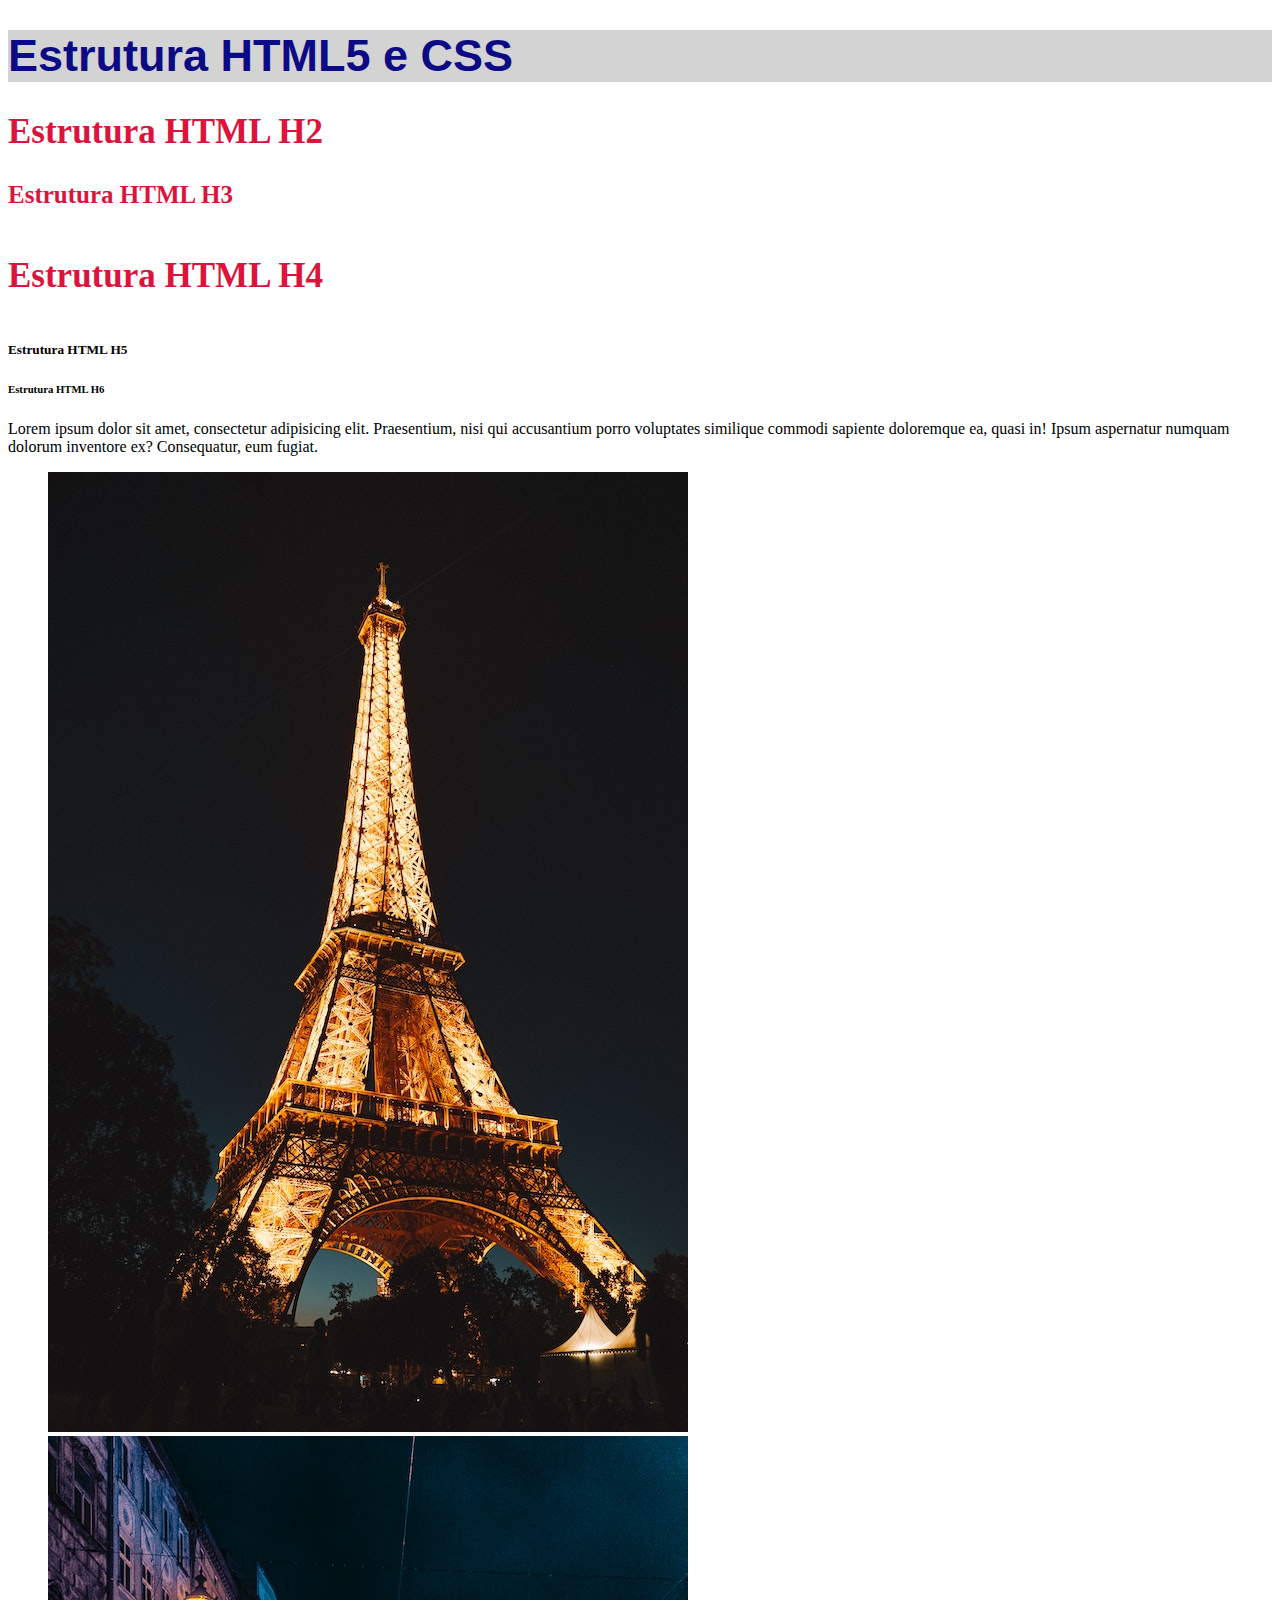
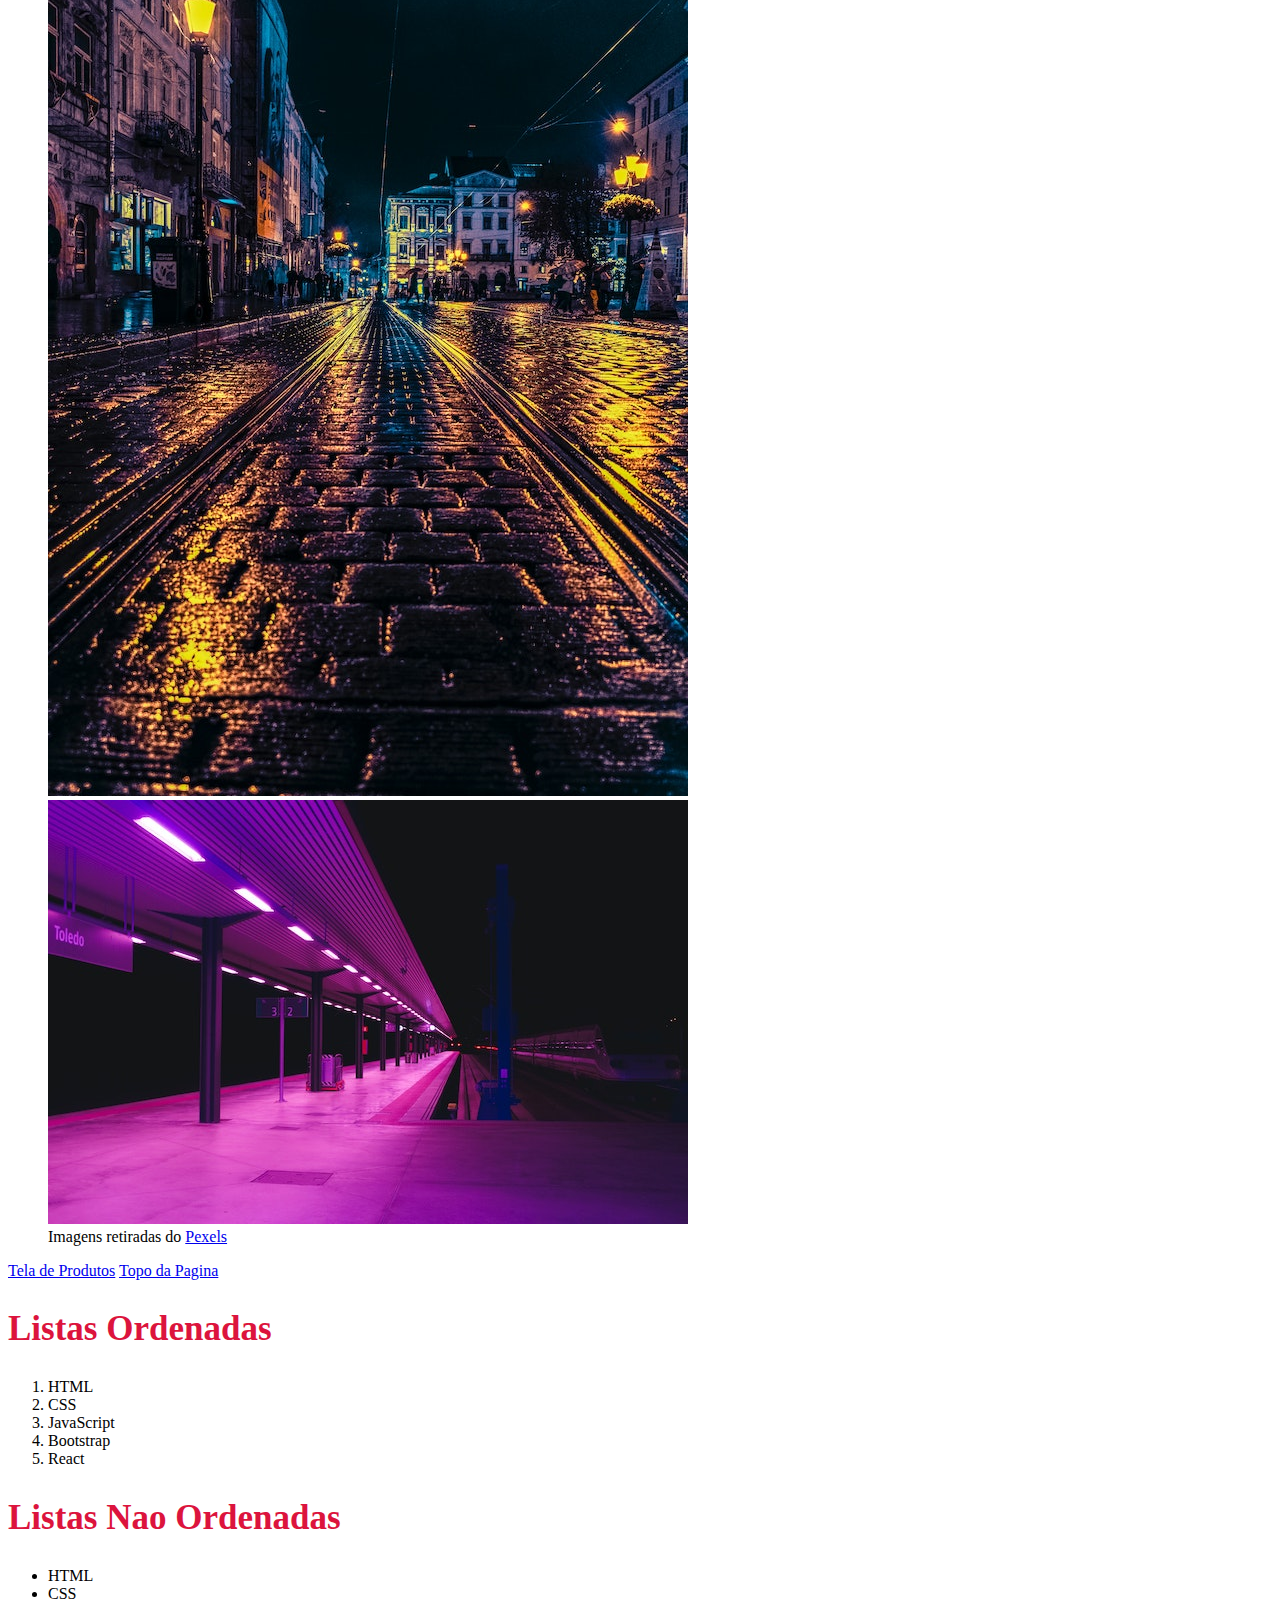
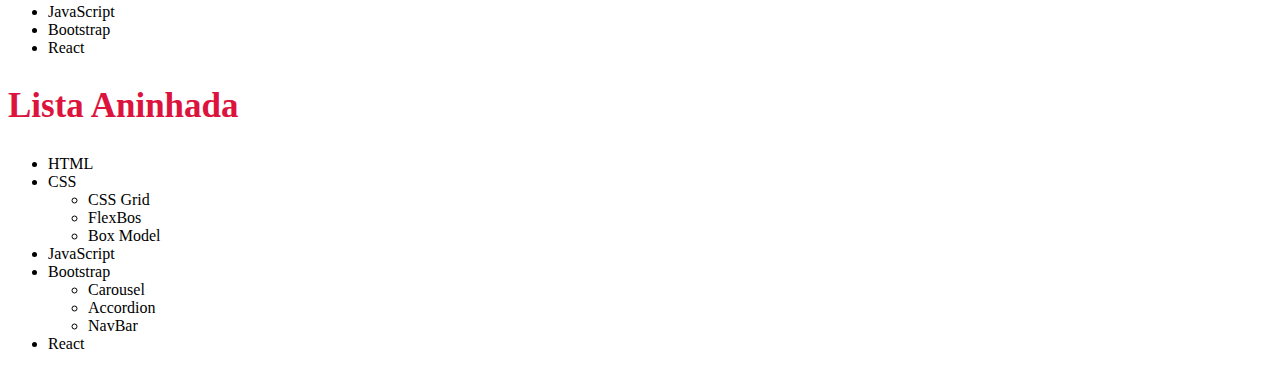
<file: Aula01/index.html>
<!DOCTYPE html>
<html lang="pt-br">
<head>
    <meta charset="UTF-8">
    <meta name="viewport" content="width=device-width, initial-scale=1.0">
    <title>Estrutura</title>
    <!-- Link do CSS -->
    <link rel="stylesheet" href="./css/styles.css">

    <!-- CSS Interno -->
    <style>
        h1{
            background-color: lightgray;
        }
    </style>

</head>
<body>
    <!-- cabecalhos = headings  -->
    <h1 id="inicio">Estrutura HTML5 e CSS</h1>
    <h2>Estrutura HTML H2</h2>
    <h3>Estrutura HTML H3</h3>
    <h4>Estrutura HTML H4</h4>
    <h5>Estrutura HTML H5</h5>
    <h6>Estrutura HTML H6</h6>

    <!-- Paragrafos  -->
    <p>
        Lorem ipsum dolor sit amet, consectetur adipisicing elit. Praesentium, nisi qui accusantium porro voluptates similique commodi sapiente doloremque ea, quasi in! Ipsum aspernatur numquam dolorum inventore ex? Consequatur, eum fugiat.
    </p>

    <figure>
        <!-- Imagens -->
        <img src="./images/pexels-alex-azabache-3879160.jpg" alt="Torre Eiffel">
        <img src="./images/pexels-artem-lysenko-2301177.jpg" alt="Rua">
        <img src="./images/pexels-nicolas-postiglioni-421129.jpg" alt="Metro">
        <figcaption>Imagens retiradas do
            <a href="https://www.pexels.com/pt-br/" target="_blank">Pexels</a>
        </figcaption>
    </figure>
    
    <!-- Link Interno - Pagina do nosso Site  -->
    <a href="./produtos.html">Tela de Produtos</a>

    <!-- Link para o topo da pagina -->
    <a href="#inicio">Topo da Pagina</a>

    <!-- Trabalhando com Listas -->
    <h2>Listas Ordenadas</h2>
    <ol>
        <li>HTML</li>
        <li>CSS</li>
        <li>JavaScript</li>
        <li>Bootstrap</li>
        <li>React</li>
    </ol>

    <h2>Listas Nao Ordenadas</h2>
    <ul>
        <li>HTML</li>
        <li>CSS</li>
        <li>JavaScript</li>
        <li>Bootstrap</li>
        <li>React</li>
    </ul>

    <h2>Lista Aninhada</h2>
    <ul>
        <li>HTML</li>
        <li>CSS</li>
            <ul>
                <li>CSS Grid</li>
                <li>FlexBos</li>
                <li>Box Model</li>
            </ul>
        <li>JavaScript</li>
        <li>Bootstrap</li>
            <ul>
                <li>Carousel</li>
                <li>Accordion</li>
                <li>NavBar</li>
            </ul>
        <li>React</li>
    </ul>

</body>
</html>
</file>
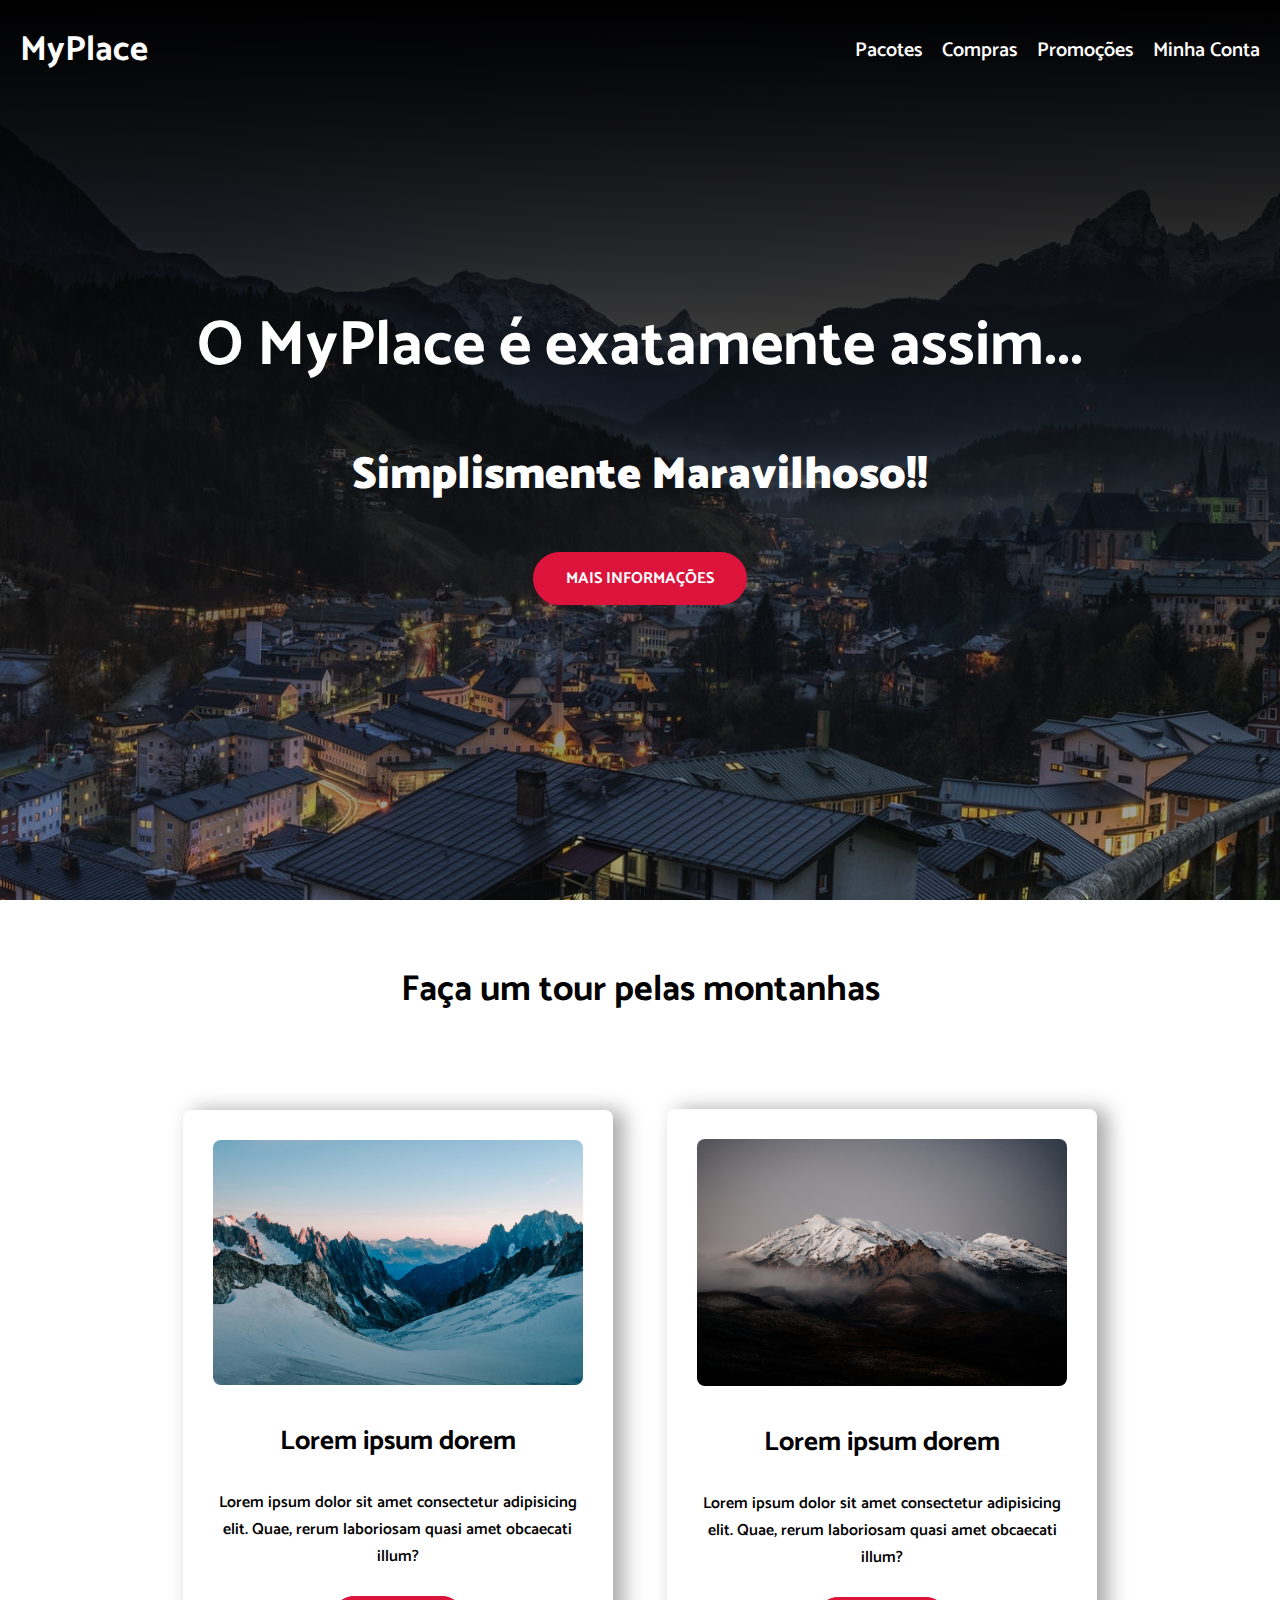
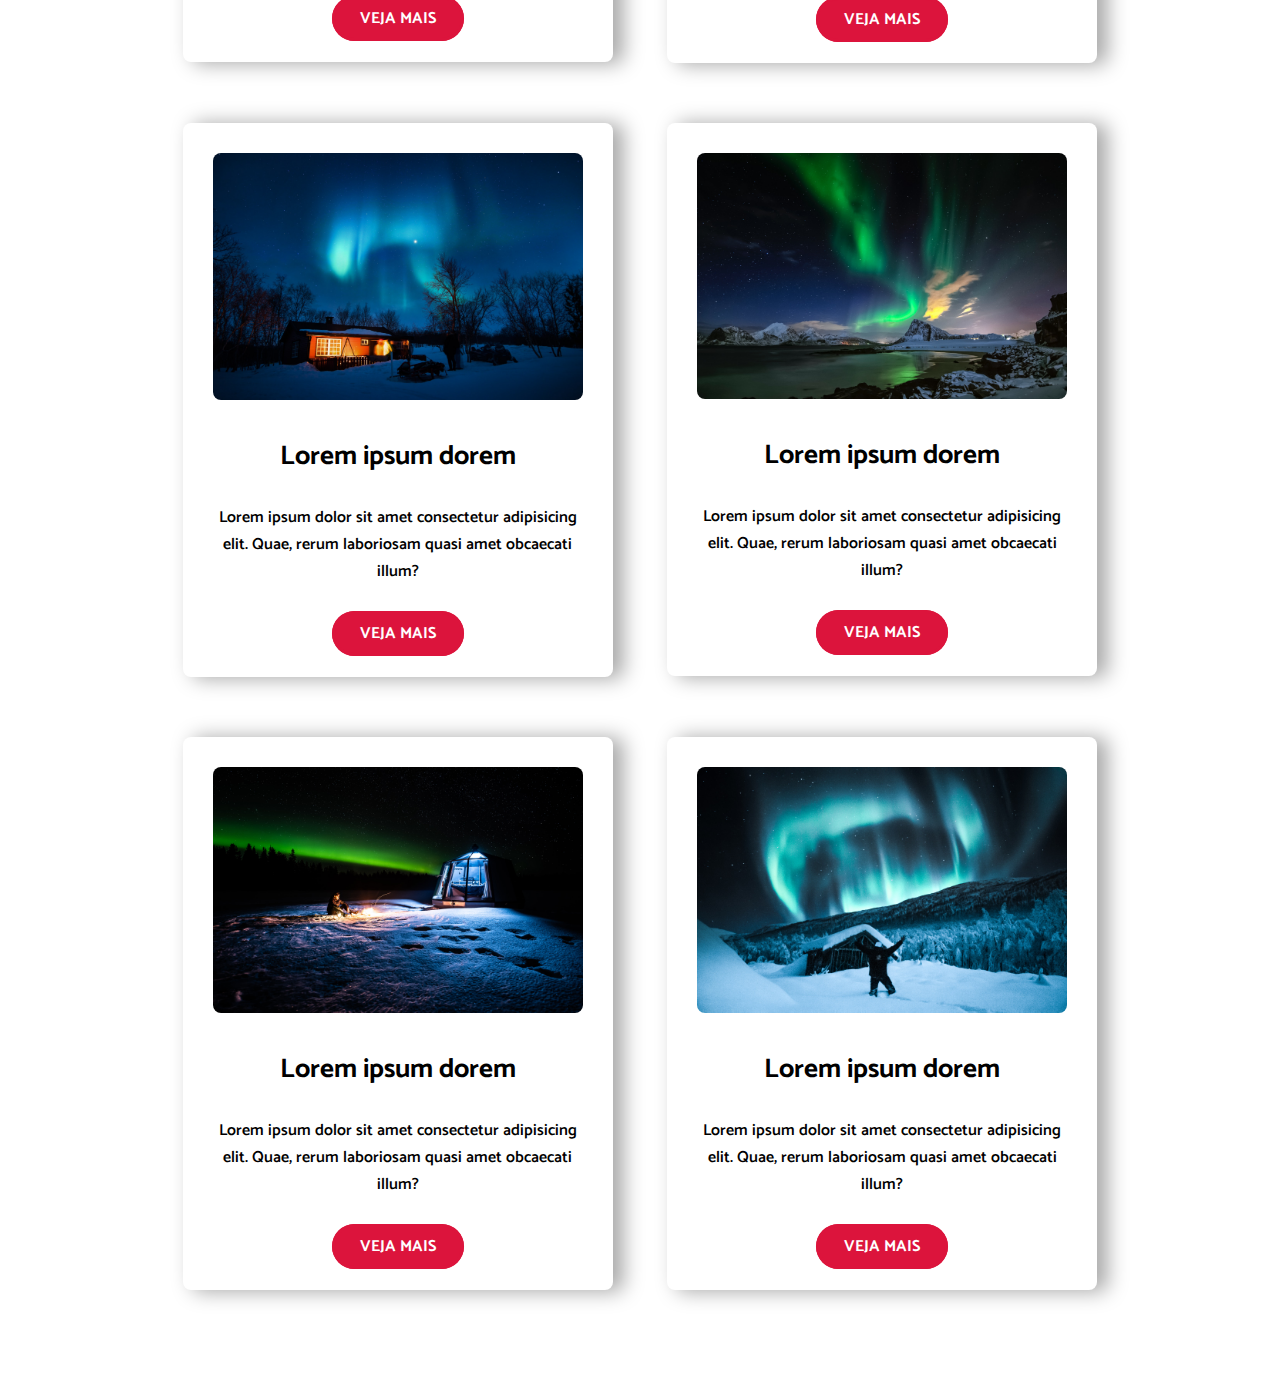
<file: Aula02/index.html>
<!DOCTYPE html>
<html lang="pt-BR">
<head>
    <!-- Chamada do Google Fonts -->
    <link rel="preconnect" href="https://fonts.googleapis.com">
    <link rel="preconnect" href="https://fonts.gstatic.com" crossorigin>
    <link href="https://fonts.googleapis.com/css2?family=Catamaran:wght@300;400&family=Inter:wght@300;500&display=swap" rel="stylesheet">

    <meta charset="UTF-8">
    <meta name="viewport" content="width=device-width, initial-scale=1.0">
    
    <!-- Icone na Barra de Tarefas -->
    <link rel="shortcut icon" href="./images/IconHotel.png" type="image/x-icon">

    <title>MyPlace</title>

    <!-- Link para acessar a CSS -->
    <link rel="stylesheet" href="./css/styles.css">

</head>
<body>
    
    <!-- Header com o Menu de Navegacao -->
    <header class="header-page">
        <h1 class="header-title">MyPlace</h1>
        <nav class="header-menu">
            <ul>
                <li><a href="">Pacotes</a></li>
                <li><a href="">Compras</a></li>
                <li><a href="">Promoções</a></li>
                <li><a href="">Minha Conta</a></li>
            </ul>
        </nav>
    </header>
    <!-- Fim Header do Menu -->

    <!-- Inicio Hero -->
    <section class="hero">
       <h2 class="hero-title">O MyPlace é exatamente assim...</h2>
       <p class="hero-text">Simplismente Maravilhoso!!</p>
       <a class="btn" href="">Mais Informações</a>
    </section>
    <!-- Fim hero -->

    <!-- Inicio do Tour -->
    <main class="tour">
        <h2 class="tour-tile">Faça um tour pelas montanhas</h2>
        <section class="cards">

            <!-- Inicio Primeiro Card -->
            <div class="card-item">
                <img src="./images/pexels-francesco-ungaro-2835436.jpg" alt="Monte Nevado">
                <h3>Lorem ipsum dorem</h3>
                <p>Lorem ipsum dolor sit amet consectetur adipisicing elit. Quae, rerum laboriosam quasi amet obcaecati illum?</p>
                <a class="btn btn-small" href="">Veja mais</a>
            </div>
            <!-- Fim do Primeiro Card -->

            <!-- Inicio Segundo Card -->
            <div class="card-item">
                <img src="./images/pexels-roberto-shumski-5555192.jpg" alt="Monte Alto">
                <h3>Lorem ipsum dorem</h3>
                <p>Lorem ipsum dolor sit amet consectetur adipisicing elit. Quae, rerum laboriosam quasi amet obcaecati illum?</p>
                <a class="btn btn-small" href="">Veja mais</a>
            </div>
            <!-- Fim do Segundo Card -->

            <!-- Inicio Terceiro Card -->
            <div class="card-item">
                <img src="./images/pexels-stefan-stefancik-91216.jpg" alt="Aurora 01">
                <h3>Lorem ipsum dorem</h3>
                <p>Lorem ipsum dolor sit amet consectetur adipisicing elit. Quae, rerum laboriosam quasi amet obcaecati illum?</p>
                <a class="btn btn-small" href="">Veja mais</a>
            </div>
            <!-- Fim do Terceiro Card -->

            <!-- Inicio Quarto Card -->
            <div class="card-item">
                <img src="./images/pexels-stein-egil-liland-5704789.jpg" alt="Aurora 02">
                <h3>Lorem ipsum dorem</h3>
                <p>Lorem ipsum dolor sit amet consectetur adipisicing elit. Quae, rerum laboriosam quasi amet obcaecati illum?</p>
                <a class="btn btn-small" href="">Veja mais</a>
            </div>
            <!-- Fim do Quarto Card -->

            <!-- Inicio Quinto Card -->
            <div class="card-item">
                <img src="./images/pexels-tuomas-haapala-7223461.jpg" alt="Aurora 03">
                <h3>Lorem ipsum dorem</h3>
                <p>Lorem ipsum dolor sit amet consectetur adipisicing elit. Quae, rerum laboriosam quasi amet obcaecati illum?</p>
                <a class="btn btn-small" href="">Veja mais</a>
            </div>
            <!-- Fim do Quinto Card -->

            <!-- Inicio Sexto Card -->
            <div class="card-item">
                <img src="./images/pexels-tobias-bj¢rkli-1693085.jpg" alt="Aurora 03">
                <h3>Lorem ipsum dorem</h3>
                <p>Lorem ipsum dolor sit amet consectetur adipisicing elit. Quae, rerum laboriosam quasi amet obcaecati illum?</p>
                <a class="btn btn-small" href="">Veja mais</a>
            </div>
            <!-- Fim do Sexto Card -->
            
        </section>
    </main>
    <!-- Fim do Tour -->

</body>
</html>
</file>
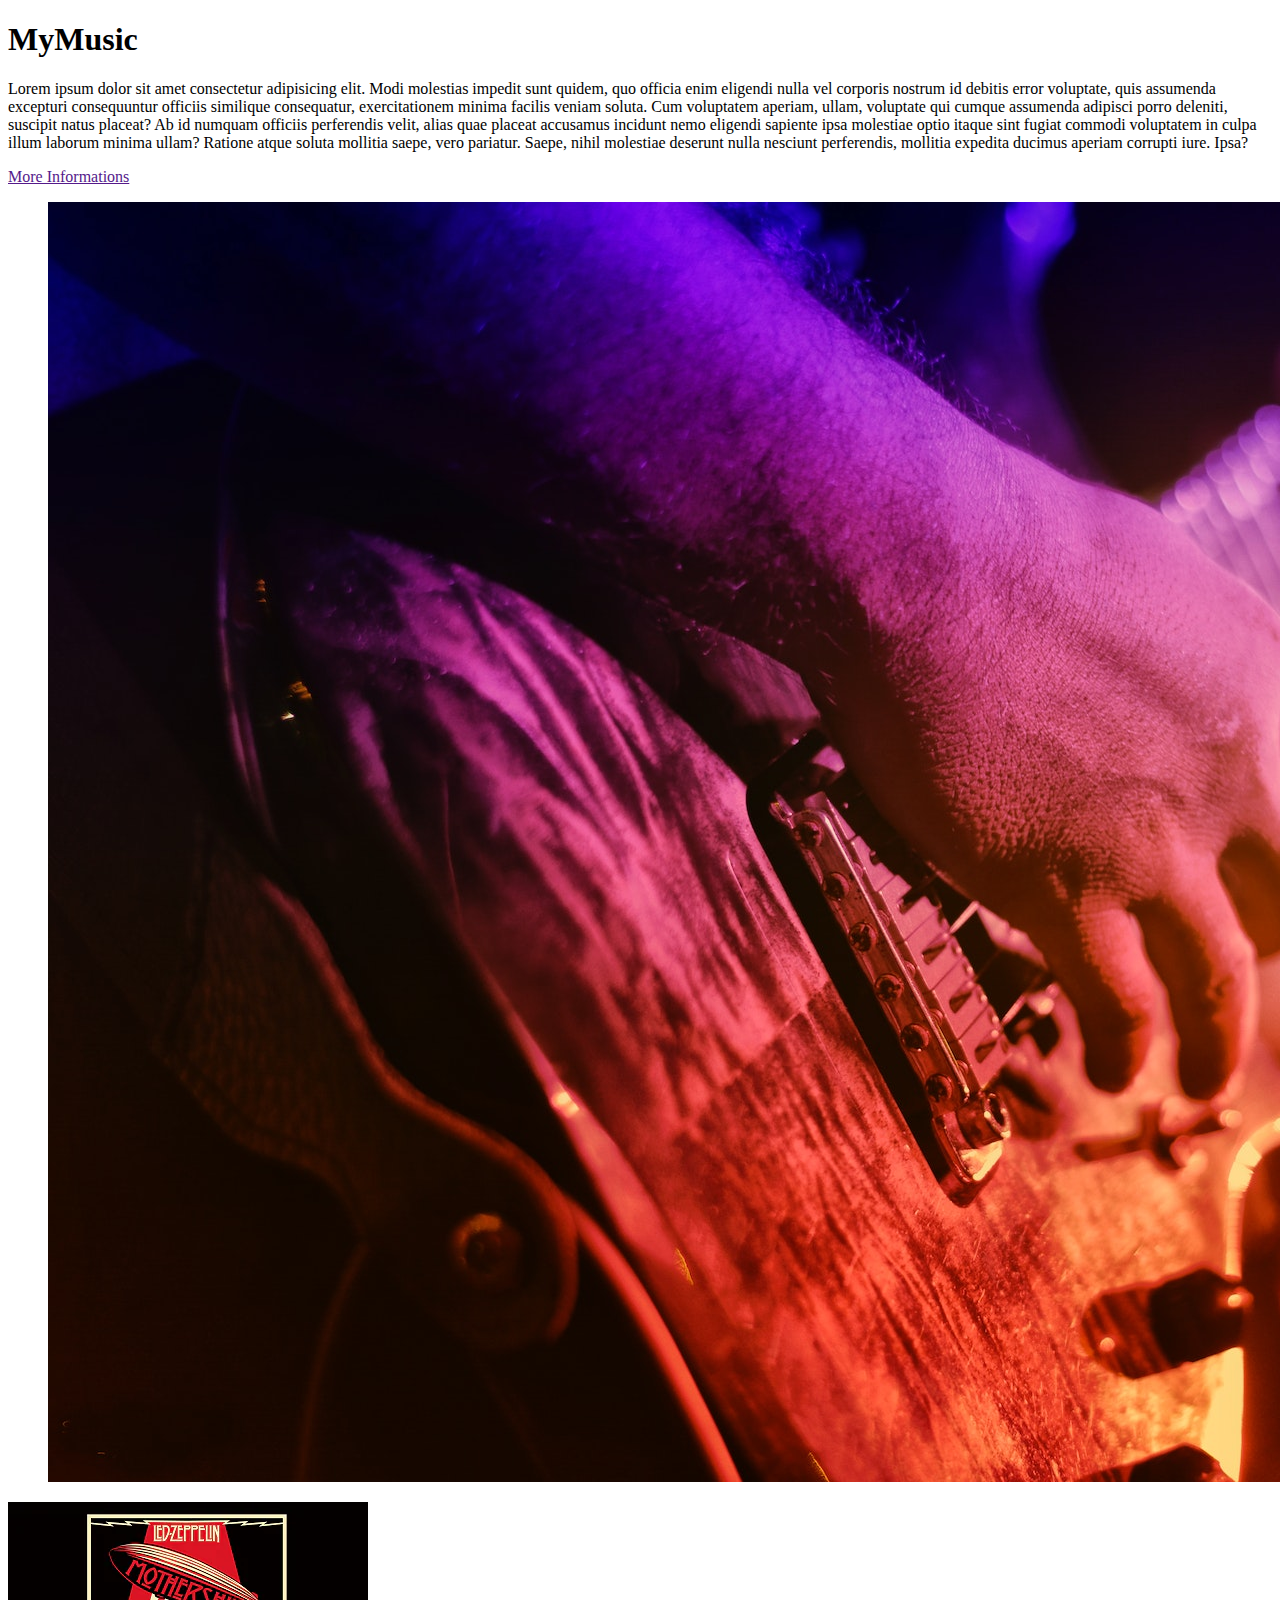
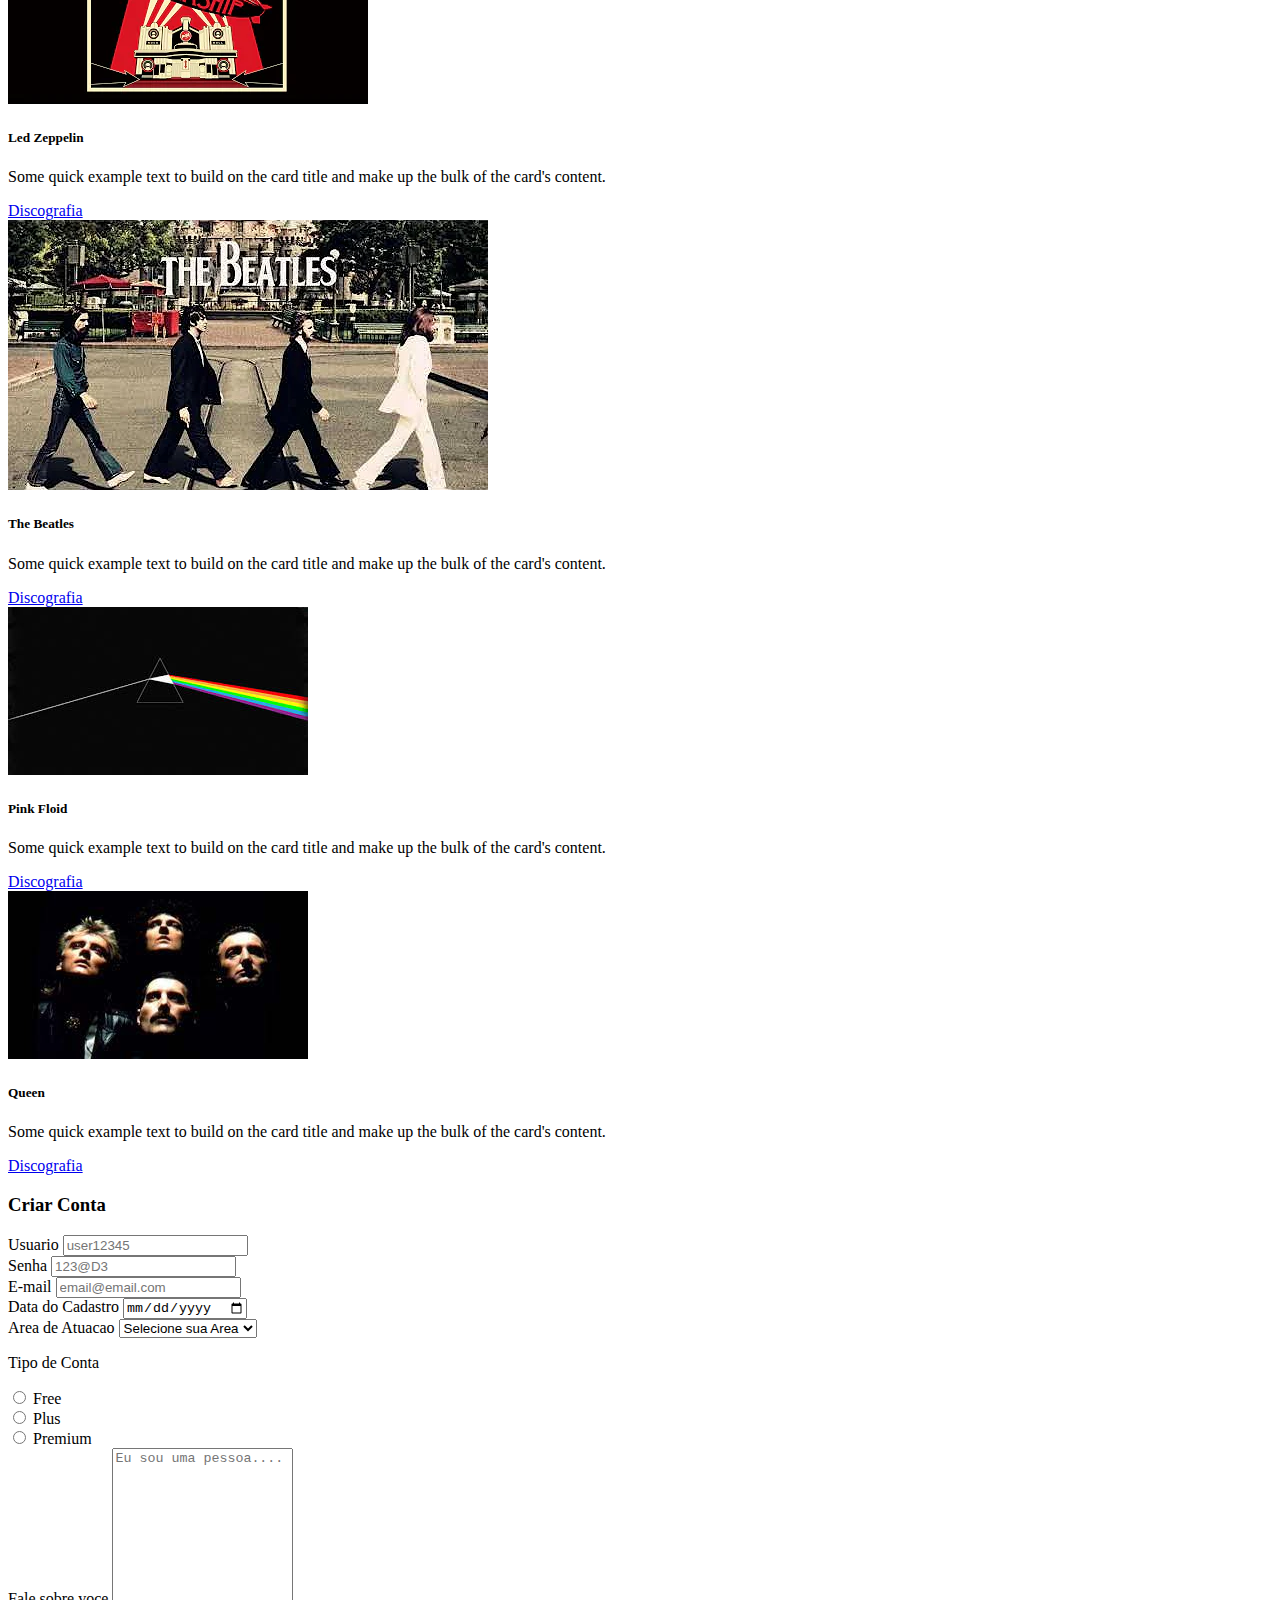
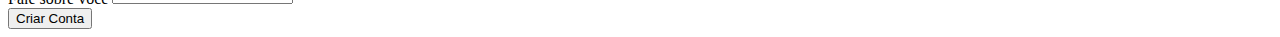
<file: Aula04/index.html>
<!doctype html>
<html lang="pt-BR">

<head>
  <meta charset="UTF-8">
  <meta name="viewport" content="width=device-width, initial-scale=1">
  <title>MyMusic</title>
  <link href="https://cdn.jsdelivr.net/npm/bootstrap@5.3.0-alpha3/dist/css/bootstrap.min.css" rel="stylesheet"
    integrity="sha384-KK94CHFLLe+nY2dmCWGMq91rCGa5gtU4mk92HdvYe+M/SXH301p5ILy+dN9+nJOZ" crossorigin="anonymous">

    <!-- Minha CSS -->
    <link rel="stylesheet" href="./css/styles.css">
</head>

<body>
  <!-- Container Principal -->
  <div class="container">
    <h1 class="bg-danger text-light display-6 my-4 p-3">MyMusic</h1>
    <p class="lead">Lorem ipsum dolor sit amet consectetur adipisicing elit. Modi molestias impedit sunt quidem, quo
      officia enim eligendi nulla vel corporis nostrum id debitis error voluptate, quis assumenda excepturi consequuntur
      officiis similique consequatur, exercitationem minima facilis veniam soluta. Cum voluptatem aperiam, ullam,
      voluptate qui cumque assumenda adipisci porro deleniti, suscipit natus placeat? Ab id numquam officiis perferendis
      velit, alias quae placeat accusamus incidunt nemo eligendi sapiente ipsa molestiae optio itaque sint fugiat
      commodi voluptatem in culpa illum laborum minima ullam? Ratione atque soluta mollitia saepe, vero pariatur. Saepe,
      nihil molestiae deserunt nulla nesciunt perferendis, mollitia expedita ducimus aperiam corrupti iure. Ipsa?</p>
    <p>
      <a href="" class="btn btn-outline-danger">More Informations</a>
    </p>

    <!-- Imagem Responsiva -->
    <figure class="my-4">
      <img src="./images/pexels-suvan-chowdhury-144428.jpg" alt="Solo de Guitarra" class="img-fluid">
    </figure>

    <div class="row">

      <!-- 1o. card -->
      <div class="col-12 col-sm-12 col-md-6 col-lg-3 my-3">
        <div class="card"> <img src="./images/card1.jpg" class="card-img-top" alt="Led Zeppelin">
          <div class="card-body">
            <h5 class="card-title">Led Zeppelin</h5>
            <p class="card-text">Some quick example text to build on the card title and make up the bulk of the card's
              content.</p> <a href="#" class="btn btn-primary">Discografia</a>
          </div>
        </div>
      </div> 
        <!-- Fim do Card -->

        <!-- 2o. card -->
      <div class="col-12 col-sm-12 col-md-6 col-lg-3 my-3">
        <div class="card"> <img src="./images/card2.jpg" class="card-img-top" alt="Led Zeppelin">
          <div class="card-body">
            <h5 class="card-title">The Beatles</h5>
            <p class="card-text">Some quick example text to build on the card title and make up the bulk of the card's
              content.</p> <a href="#" class="btn btn-primary">Discografia</a>
          </div>
        </div>
      </div>
        <!-- Fim do Card -->

        <!-- 3o. card -->
      <div class="col-12 col-sm-12 col-md-6 col-lg-3 my-3">
        <div class="card"> <img src="./images/card3.jpg" class="card-img-top" alt="Led Zeppelin">
          <div class="card-body">
            <h5 class="card-title">Pink Floid</h5>
            <p class="card-text">Some quick example text to build on the card title and make up the bulk of the card's
              content.</p> <a href="#" class="btn btn-primary">Discografia</a>
          </div>
        </div>
      </div>
        <!-- Fim do Card -->

        <!-- 4o. card -->
      <div class="col-12 col-sm-12 col-md-6 col-lg-3 my-3">
        <div class="card"> <img src="./images/card4.jpg" class="card-img-top" alt="Led Zeppelin">
          <div class="card-body">
            <h5 class="card-title">Queen</h5>
            <p class="card-text">Some quick example text to build on the card title and make up the bulk of the card's
              content.</p> <a href="#" class="btn btn-primary">Discografia</a>
          </div>
        </div>
      </div>
        <!-- Fim do Card -->

    </div>

    <h3 class="bg-danger text-light display-6 my-4 p-3">Criar Conta</h3>

    <!-- Inicio do Form -->
    <form name="dados" id="dados" method="post" action="">

      <!-- Inicio Grid do Fomr -->
      <div class="row">

        <div class="col-md-4 my-3">
          <label for="usuario" class="form-label">Usuario</label>
          <input type="text" id="usuario" name="usuario" class="form-control" placeholder="user12345" minlength="6" maxlength="10" required>
        </div>

        <div class="col-md-4 my-3">
          <label for="senha" class="form-label">Senha</label>
          <input type="password" id="senha" name="senha" class="form-control" placeholder="123@D3" minlength="6" maxlength="20" required>
        </div>

        <div class="col-md-4 my-3">
          <label for="email" class="form-label">E-mail</label>
          <input type="email" id="email" name="email" class="form-control" placeholder="email@email.com" maxlength="50" required>
        </div>

        <div class="col-md-4 my-3">
          <label for="data" class="form-label">Data do Cadastro</label>
          <input type="date" id="data" name="data" class="form-control" required>
        </div>

        <div class="col-md-4 my-3">
          <label for="area" class="form-label">Area de Atuacao</label>
          <select name="area" id="area" class="form-select" required>
            <option value="0" disabled selected>Selecione sua Area</option>
            <option value="1">Projetos</option>
            <option value="2">Desenvolvedor</option>
            <option value="3">Data Base Senior</option>
            <option value="4">Cyber Security</option>
          </select>
        </div>

        <div class="col-md-4 my3">
          <p>Tipo de Conta</p>
          <div class="form-check form-check-inline">
            <input class="form-check-input" type="radio" name="radioConta" id="radioConta1" value="option1">
            <label class="form-check-label" for="radioConta1">Free</label>
          </div>
          <div class="form-check form-check-inline">
            <input class="form-check-input" type="radio" name="radioConta" id="radioConta2" value="option2">
            <label class="form-check-label" for="radioConta2">Plus</label>
          </div>
          <div class="form-check form-check-inline">
            <input class="form-check-input" type="radio" name="radioConta" id="radioConta3" value="option3">
            <label class="form-check-label" for="radioConta3">Premium</label>
          </div>
        </div>

        <div class="col-12 my3 m-3">
          <label for="shortBio" class="form-label">Fale sobre voce</label>
          <textarea name="shortBio" id="shortBio" placeholder="Eu sou uma pessoa...." class="form-control" maxlength="1000"></textarea>
        </div>

        <div class="col-12 my-3 d-flex justify-content-end">
          <!-- <input type="submit" class="btn btn-primary" value="Criar Conta"> -->
          <button type="submit" class="btn btn-primary">Criar Conta</button>
        </div>

      </div>
      <!-- Fim do Grid do Form -->

    </form>
    <!-- Fim do Form -->


  </div>
  <!-- Fim do Container Principal -->

  <script src="https://cdn.jsdelivr.net/npm/bootstrap@5.3.0-alpha3/dist/js/bootstrap.bundle.min.js"
    integrity="sha384-ENjdO4Dr2bkBIFxQpeoTz1HIcje39Wm4jDKdf19U8gI4ddQ3GYNS7NTKfAdVQSZe"
    crossorigin="anonymous"></script>
</body>

</html>
</file>
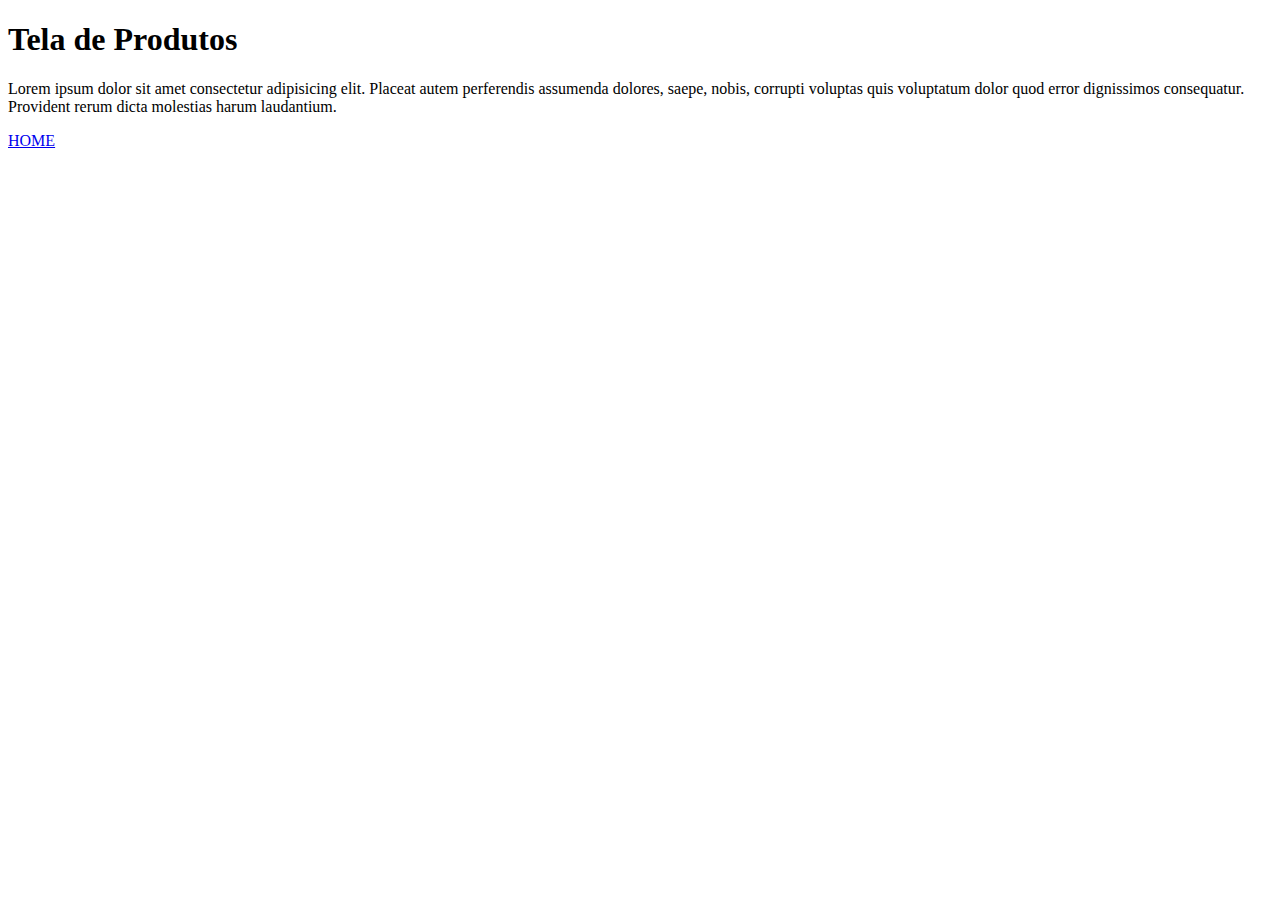
<file: Aula01/produtos.html>
<!DOCTYPE html>
<html lang="pt-BR">
<head>
    <meta charset="UTF-8">
    <meta name="viewport" content="width=device-width, initial-scale=1.0">
    <title>Produtos</title>
</head>
<body>
    <h1>Tela de Produtos</h1>

    <p>Lorem ipsum dolor sit amet consectetur adipisicing elit. Placeat autem perferendis assumenda dolores, saepe, nobis, corrupti voluptas quis voluptatum dolor quod error dignissimos consequatur. Provident rerum dicta molestias harum laudantium.</p>

    <a href="./index.html">HOME</a>
</body>
</html>
</file>
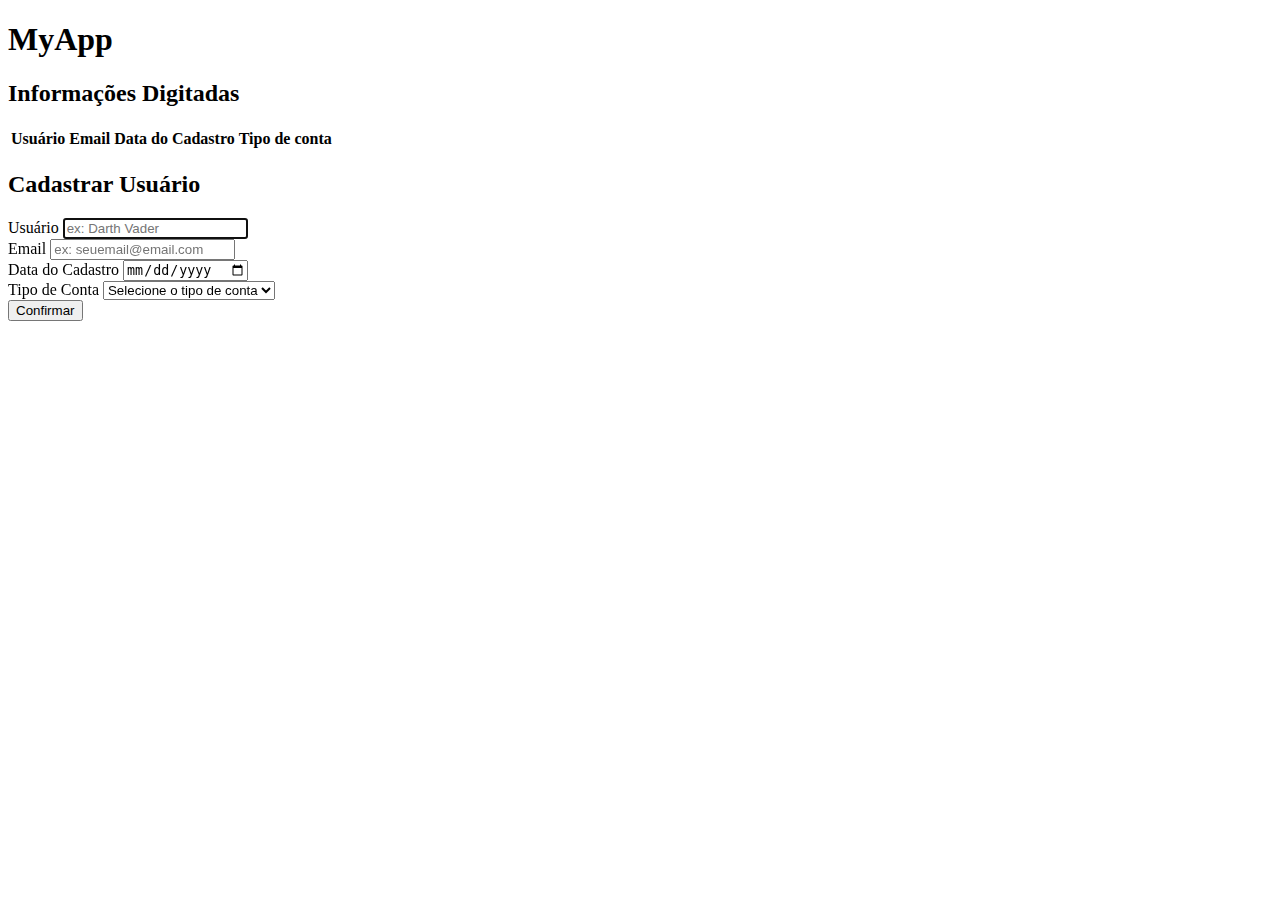
<file: Aula05/app.html>
<!DOCTYPE html>
<html lang="pt-br">

<head>
    <meta charset="UTF-8">
    <meta name="viewport" content="width=device-width, initial-scale=1.0">
    <title>MyApp</title>
    <!-- link para o BootStrap -->
    <link href="https://cdn.jsdelivr.net/npm/bootstrap@5.3.0-alpha3/dist/css/bootstrap.min.css" rel="stylesheet"
        integrity="sha384-KK94CHFLLe+nY2dmCWGMq91rCGa5gtU4mk92HdvYe+M/SXH301p5ILy+dN9+nJOZ" crossorigin="anonymous">
</head>

<body>

    <div class="container">
        <div class="bg-info p-4 mt-3">
            <h1 class="display-4 text-light">MyApp</h1>
        </div>
        <div class="my-4">
            <h2>Informações Digitadas</h2>
            <table id="resumo" class="table table-hover text-center">
                <thead class="table-dark">
                    <tr id="cabecalho">
                        <th class="usuario">Usuário</th>
                        <th class="email">Email</th>
                        <th class="data-cadastro">Data do Cadastro</th>
                        <th class="tipo-conta">Tipo de conta</th>
                    </tr>
                </thead>
                <tbody class="historico">
                </tbody>
            </table>
        </div>

        <h2 class="mt-4">Cadastrar Usuário</h2>
        <form class="dados" id="dados" method="post" action="">
            <div class="row mb-3">

                <div class="col-md-12 my-3">
                    <label for="usuario" class="form-label">Usuário</label>
                    <input type="text" class="form-control" id="usuario" name="usuario" placeholder="ex: Darth Vader"
                        required autofocus>
                </div>

                <div class="col-md-4  my-3">
                    <label for="email" class="form-label">Email</label>
                    <input type="email" class="form-control" id="email" name="email"
                        placeholder="ex: seuemail@email.com" required>
                </div>

                <div class="col-md-4  my-3">
                    <label for="dataCadastro" class="form-label">Data do Cadastro</label>
                    <input type="date" class="form-control" id="dataCadastro" name="dataCadastro" required>
                </div>

                <div class="col-md-4  my-3">
                    <label for="tipoConta" class="form-label">Tipo de Conta</label>
                    <select id="tipoConta" class="form-select" required>
                        <option value="0">Selecione o tipo de conta</option>
                        <option value="Free">Free</option>
                        <option value="Pro">Pro</option>
                    </select>
                </div>
            </div>

            <div class="d-flex justify-content-end mt-3">
                <button type="submit" class="btn btn-primary">Confirmar</button>
            </div>
        </form>
    </div>

    <script src="./js/app.js"></script>

</body>

</html>
</file>
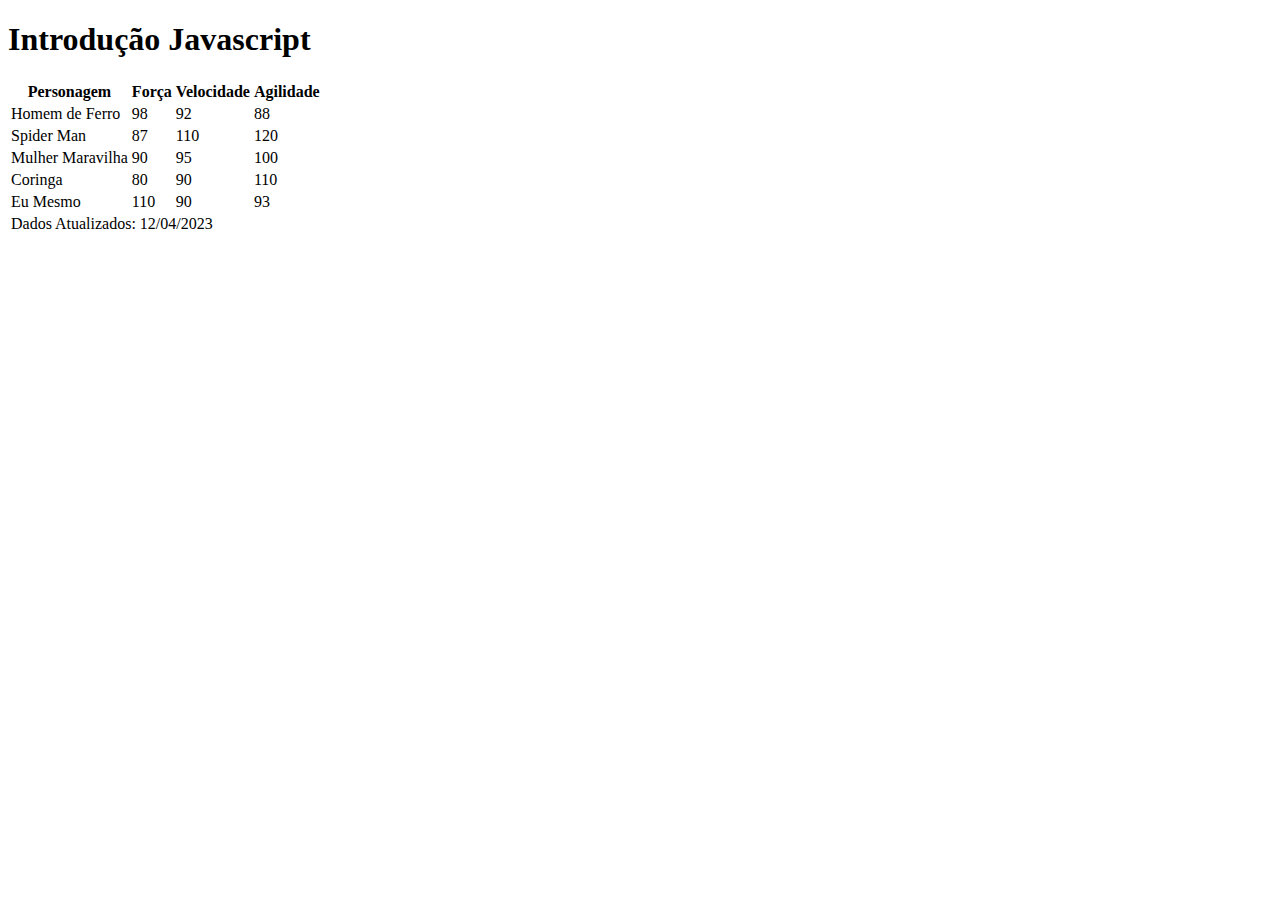
<file: Aula05/tabela.html>
<!DOCTYPE html>
<html lang="pt-br">

<head>
    <meta charset="UTF-8">
    <meta http-equiv="X-UA-Compatible" content="IE=edge">
    <meta name="viewport" content="width=device-width, initial-scale=1.0">
    <link href="https://cdn.jsdelivr.net/npm/bootstrap@5.3.0-alpha3/dist/css/bootstrap.min.css" rel="stylesheet"
        integrity="sha384-KK94CHFLLe+nY2dmCWGMq91rCGa5gtU4mk92HdvYe+M/SXH301p5ILy+dN9+nJOZ" crossorigin="anonymous">
    <title>Introdução JavaScript</title>
</head>

<body>
    <h1 class="bg-info p-5 mb-3 text-light">Introdução Javascript</h1>

    <div class="container">

        <table class="table table-striped text-center">
            <!-- Cabecalho da Tabela -->
            <thead class="table-dark">
                <tr>
                    <th>Personagem</th>
                    <th>Força</th>
                    <th>Velocidade</th>
                    <th>Agilidade</th>
                </tr>
            </thead>
            <!-- Fim Cabecalho da Tabela -->

            <!-- Corpo da Tabela -->
            <tbody id="personagens">
                <tr>
                    <td class="nome">Homem de Ferro</td>
                    <td class="forca">98</td>
                    <td class="velocidade">92</td>
                    <td class="agilidade">88</td>
                </tr>

                <tr>
                    <td class="nome">Spider Man</td>
                    <td class="forca">87</td>
                    <td class="velocidade">110</td>
                    <td class="agilidade">120</td>
                </tr>

                <tr>
                    <td class="nome">Mulher Maravilha</td>
                    <td class="forca">90</td>
                    <td class="velocidade">95</td>
                    <td class="agilidade">100</td>
                </tr>

                <tr>
                    <td class="nome">Coringa</td>
                    <td class="forca">80</td>
                    <td class="velocidade">90</td>
                    <td class="agilidade">110</td>
                </tr>

                <tr>
                    <td class="nome">Thor</td>
                    <td class="forca">110</td>
                    <td class="velocidade">90</td>
                    <td class="agilidade">93</td>
                </tr>
            </tbody>
            <!-- Fim do Corpo da Tabela -->

            <!-- Inicio do Rodape da Tabela -->
            <tfoot>
                <tr>
                    <td colspan="4" id="rodape">Dados Atualizados: 12/04/2023</td>
                </tr>
            </tfoot>
            <!-- Fim do Rodape da Tabela -->
        </table>
    </div>

    <!-- <script src="./js/base.js"></script> -->
    <script src="./js/tabela.js"></script>

</body>

</html>
</file>
<file: Aula01/css/styles.css>
h1 {
    color: rgb(12, 10, 133);
    font-size: 45px;
    font-family: Arial, Helvetica, sans-serif;
}

h2, h3, h4 {
    color: #dc143d;
    font-size: 35px;
}

h3 {
    font-size: 25px;
}
</file>
<file: Aula02/css/styles.css>
/*Formatacoes Genericas */

*{
    margin: 0;
    padding: 0;
    box-sizing: border-box;
}

:root{
    --color-light: #fff;
    --color-dark: #333;
    --color-pink: #dc143c;
    --color-red: #ff0000;
    --transition: 0.6s;
}

body{
    font-family: 'Catamaran', sans-serif;
}

ul, ol{
    list-style: none;
}

a{
    text-decoration: none;
    color: var(--color-light);
    font-weight: 600;
    transition: var(--transition);
}

a:hover{
    color: var(--color-pink);
}


/* ********** Formatacao do Header ********** */
.header-page{
    width: 100%;
    height: 100px;
    padding: 0px 20px; /* 0 para cima e baixo, 20 para esquerda e direita */
    display: flex;
    align-items: center;
    position: absolute;
    justify-content: space-between;
    top: 0;
    left: 0;
    color: var(--color-light);
}

.header-title{
    font-size: 35px;
}

.header-menu ul{
    display: flex;
    gap: 20px; /* Aplica Espacamento entre os elementos */
}

.header-menu a{
    font-size: 20px;

}
/* ********** Fim Formatacao do Header ********** */


/* ********** Hero ********** */
.hero{
    width: 100%;
    height: 100vh;
    background-image: linear-gradient(to bottom, rgba(0,0,0.8), rgba(0,0,0, 0.3)),
    url(../images/pexels-felix-mittermeier-957002.jpg);
    background-repeat: no-repeat;
    background-size: cover;
    background-position: center;
    display: flex;
    flex-direction: column;
    align-items: center;
    justify-content: center;
    color: #fff;
}

.hero-title{
    font-size: 7vmin;
    margin-bottom: 40px;
}

.hero-text{
    font-size: 5vmin;
    font-weight: 900;
    margin-bottom: 40px;
}
/* ********** Fim Hero ********** */

.btn{
    background-color: var(--color-pink);
    padding: 10px 30px;
    text-transform: uppercase;
    font-weight: 700;
    border: 3px solid var(--color-pink);
    border-radius: 70px;
}

.btn-small{
    padding: 6px 25px;
}

.btn:hover{
    background-color: var(--color-red);
    color: var(--color-light);
}

/* ********** Inicio Tour ********** */
.tour{
    /*border: 1px solid black;*/
    width: 80%;
    min-height: 100vh;
    margin: 60px auto;
}

.tour-tile{
    text-align: center;
    margin: 60px 0;
    font-size: 4vmin;
}

.cards{
    width: 100%;
    display: flex;
    flex-direction: row;
    flex-wrap: wrap;
    align-items: center;
    justify-content: space-evenly;
}

.card-item{
    width: 42%;
    text-align: center;
    padding: 30px;
    margin: 30px 0;
    box-shadow: 10px 1px 20px 1px #aaa;
    border-radius: 8px;
    transition: var(--transition);
}

.card-item:hover{
    transform: scale(1.10);
}

.card-item img{
    width: 100%;
    border-radius: 8px;
}

.card-item h3{
    margin: 25px 0;
    font-size: 3vmin;
}

.card-item p{
    margin-bottom: 35px;
    font-weight: 600;
}
/* *********** Fim Tour *********** */

/*Pensando no Responsivo
Essa regra funcionara para telas menores que 951px
*/

@media(max-width: 950px){
    .card-item{
        width: 85%;
    }

}
</file>
<file: Aula04/css/styles.css>
textarea{
    height: 150px;
    resize: none;
}
</file>
